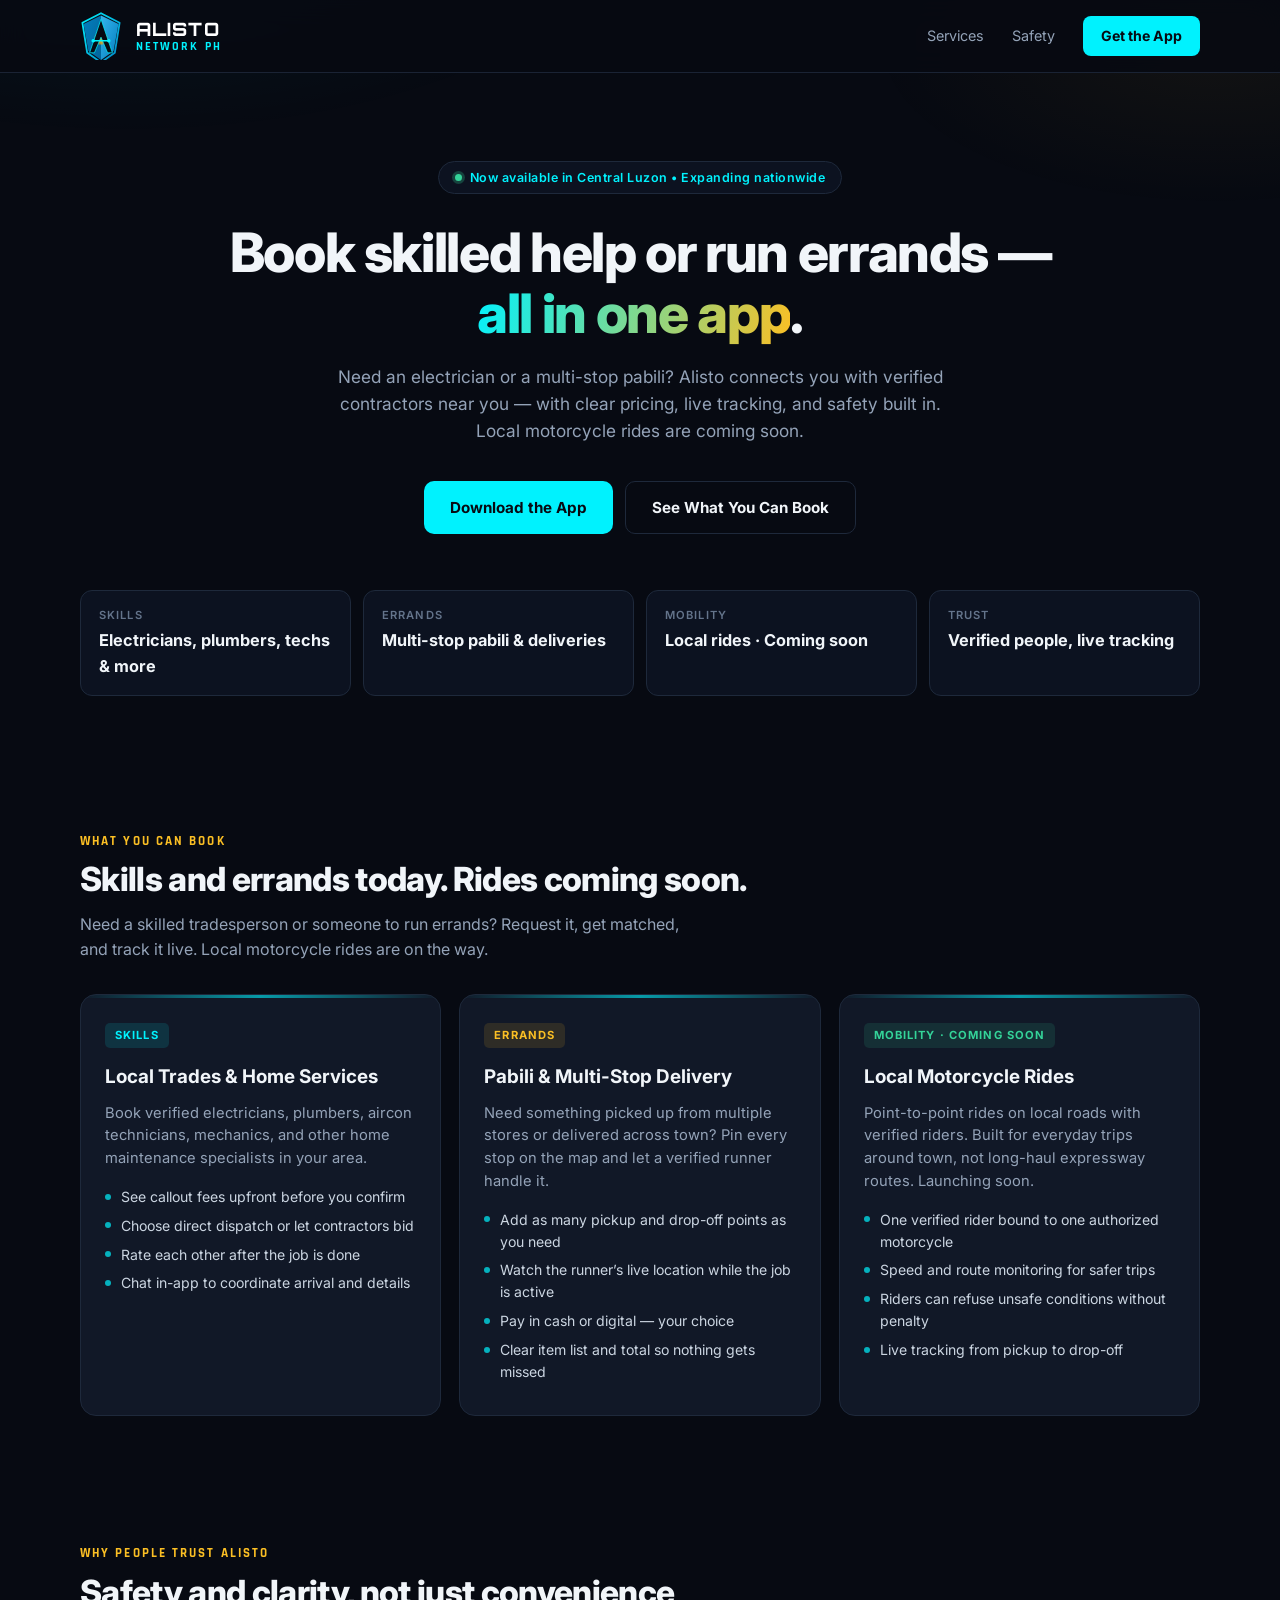
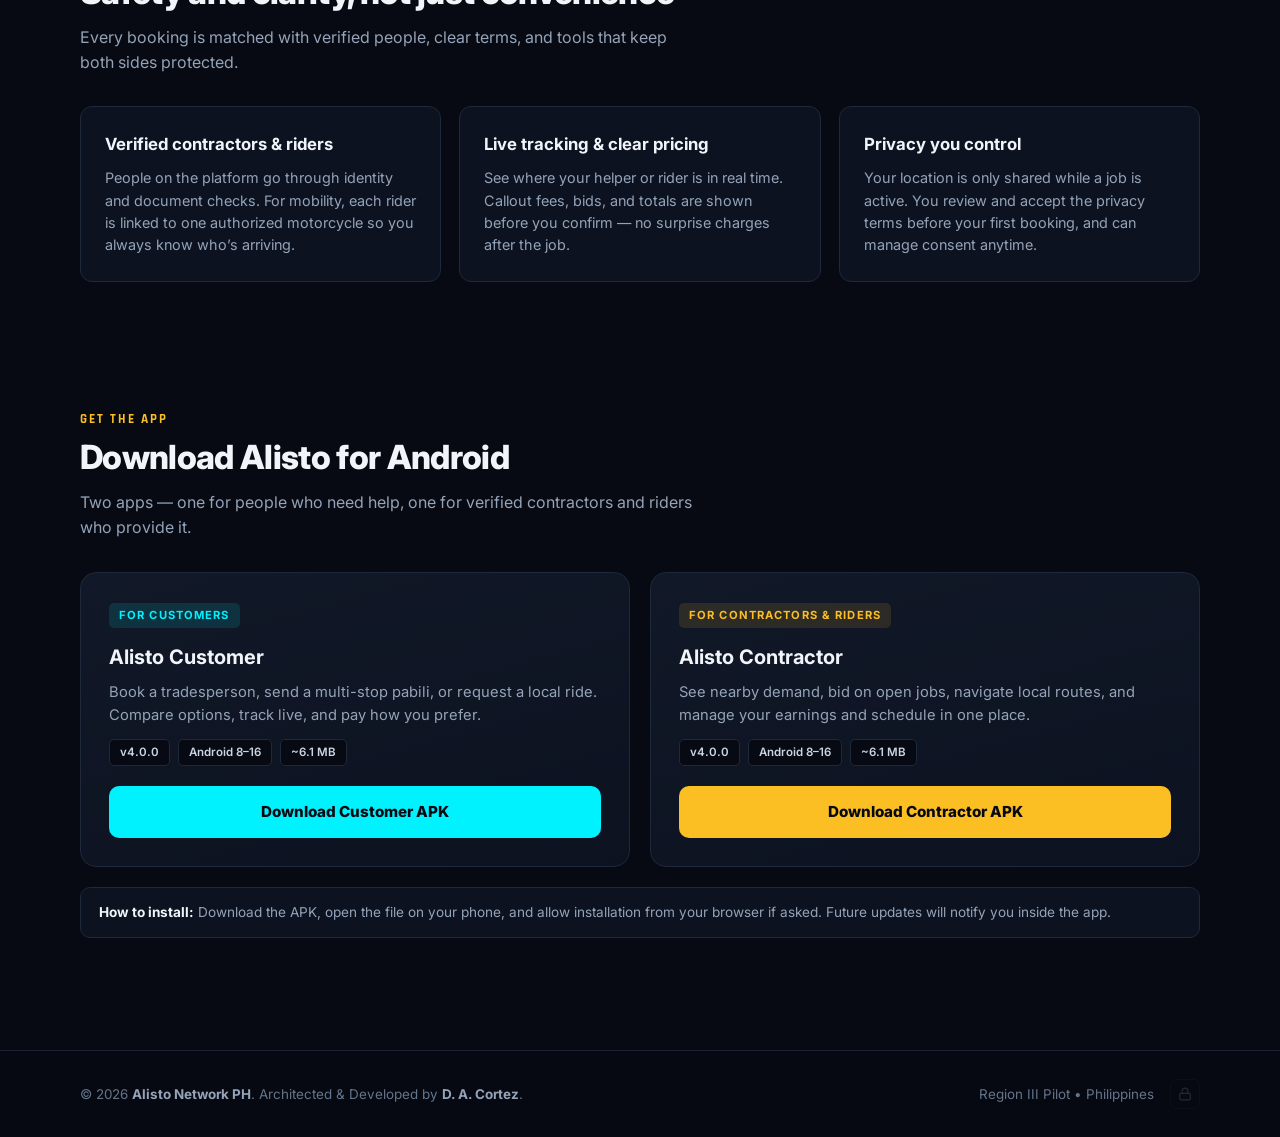
<file: index.html>
<!DOCTYPE html>
<html lang="en">
<head>
  <meta charset="UTF-8" />
  <meta name="viewport" content="width=device-width, initial-scale=1.0" />
  <title>Alisto App (AlistoApp) | Local Delivery, Rides &amp; Skilled Pros in Angeles City &amp; Pampanga — Alisto Network PH</title>
  <meta name="description" content="Download Alisto App by Alisto Network PH — on-demand local rides, multi-stop delivery, errands, and verified skilled pros across Angeles City, Pampanga, and Central Luzon." />
  <meta name="keywords" content="Alisto App, AlistoApp, Alisto Network PH, Angeles City delivery app, Pampanga ride hailing, Central Luzon errands, local skilled pros Philippines, Alisto Customer APK, Alisto Contractor APK" />
  <meta name="author" content="Alisto Network PH" />
  <meta name="robots" content="index, follow, max-image-preview:large, max-snippet:-1" />
  <link rel="canonical" href="https://dacortezalistoapp.github.io/AlistoApp/" />
  <meta name="google-site-verification" content="iBkPi7Gxib0Tj8Euj0r5Fowtobd5JuwEHC8cvu5KSCk" />

  <!-- Open Graph / Facebook / Messenger / Viber Rich Previews -->
  <meta property="og:type" content="website" />
  <meta property="og:site_name" content="Alisto App — Alisto Network PH" />
  <meta property="og:locale" content="en_PH" />
  <meta property="og:url" content="https://dacortezalistoapp.github.io/AlistoApp/" />
  <meta property="og:title" content="Alisto App | Local Delivery, Rides &amp; Skilled Pros — Alisto Network PH" />
  <meta property="og:description" content="Connect with verified local pros for delivery, errands, skilled home trades, and compliant local rides in Angeles City, Pampanga, and Region III." />
  <meta name="twitter:card" content="summary_large_image" />
  <meta name="twitter:title" content="Alisto App | Alisto Network PH" />
  <meta name="twitter:description" content="On-demand local delivery, errands, skilled trades, and rides in Angeles City &amp; Pampanga." />

  <!-- Structured Data (JSON-LD) for Google Search indexing -->
  <script type="application/ld+json">
  {
    "@context": "https://schema.org",
    "@graph": [
      {
        "@type": "Organization",
        "name": "Alisto Network PH",
        "alternateName": ["Alisto App", "AlistoApp"],
        "url": "https://dacortezalistoapp.github.io/AlistoApp/",
        "areaServed": [
          { "@type": "City", "name": "Angeles City" },
          { "@type": "AdministrativeArea", "name": "Pampanga" },
          { "@type": "AdministrativeArea", "name": "Central Luzon" },
          { "@type": "Country", "name": "Philippines" }
        ]
      },
      {
        "@type": "MobileApplication",
        "name": "Alisto App",
        "alternateName": "AlistoApp",
        "operatingSystem": "Android",
        "applicationCategory": "LifestyleApplication",
        "url": "https://dacortezalistoapp.github.io/AlistoApp/",
        "downloadUrl": "https://dacortezalistoapp.github.io/AlistoApp/alisto-customer.apk",
        "offers": {
          "@type": "Offer",
          "price": "0",
          "priceCurrency": "PHP"
        },
        "publisher": {
          "@type": "Organization",
          "name": "Alisto Network PH"
        },
        "description": "On-demand delivery, errands, verified skilled trades, and local mobility platform for households and businesses in Pampanga and Central Luzon."
      }
    ]
  }
  </script>

  <!-- Brand fonts pulled from the logo system -->
  <link rel="preconnect" href="https://fonts.googleapis.com" />
  <link rel="preconnect" href="https://fonts.gstatic.com" crossorigin />
  <link href="https://fonts.googleapis.com/css2?family=Orbitron:wght@700;800;900&family=Rajdhani:wght@600;700;800&family=Inter:wght@400;500;600;700&display=swap" rel="stylesheet" />

  <style>
    /* ------------------------------------------------------------------
       Design tokens — pulled straight from the Network PH logo palette
       ------------------------------------------------------------------ */
    :root {
      --bg-deep:      #070a12;
      --bg-panel:     #0c1220;
      --bg-card:      #111827;
      --border:       #1e293b;
      --border-soft:  rgba(30, 41, 59, 0.85);

      --cyan:         #00f2fe;
      --cyan-dim:     #0284c7;
      --amber:        #fbbf24;
      --amber-deep:   #f59e0b;
      --emerald:      #34d399;

      --text:         #f1f5f9;
      --text-muted:   #94a3b8;
      --text-dim:     #64748b;

      --radius:       12px;
      --radius-lg:    16px;
    }

    /* Reset & base */
    *, *::before, *::after { box-sizing: border-box; }
    html { scroll-behavior: smooth; }
    body {
      margin: 0;
      background: var(--bg-deep);
      color: var(--text);
      font-family: Inter, system-ui, -apple-system, sans-serif;
      line-height: 1.55;
      -webkit-font-smoothing: antialiased;
    }
    a { color: inherit; text-decoration: none; }
    img, svg { display: block; max-width: 100%; }

    /* Subtle atmospheric background — not the usual AI radial blobs */
    body::before {
      content: "";
      position: fixed;
      inset: 0;
      background:
        radial-gradient(ellipse 80% 50% at 10% -10%, rgba(0, 242, 254, 0.07), transparent 50%),
        radial-gradient(ellipse 60% 40% at 95% 5%, rgba(251, 191, 36, 0.05), transparent 45%);
      pointer-events: none;
      z-index: -1;
    }

    .wrap {
      width: min(1120px, 100% - 40px);
      margin-inline: auto;
    }

    /* ------------------------------------------------------------------
       Header / sticky nav
       ------------------------------------------------------------------ */
    header {
      position: sticky;
      top: 0;
      z-index: 50;
      background: rgba(7, 10, 18, 0.88);
      backdrop-filter: blur(14px);
      border-bottom: 1px solid var(--border-soft);
    }
    .nav {
      display: flex;
      align-items: center;
      justify-content: space-between;
      height: 72px;
      gap: 20px;
    }

    /* Brand block uses the real shield mark */
    .brand {
      display: flex;
      align-items: center;
      gap: 14px;
    }
    .brand-svg {
      width: 42px;
      height: 48px;
      flex-shrink: 0;
    }
    .brand-text {
      display: flex;
      flex-direction: column;
      line-height: 1.05;
    }
    .brand-name {
      font-family: Orbitron, sans-serif;
      font-weight: 800;
      font-size: 1.15rem;
      letter-spacing: 0.06em;
      color: #fff;
    }
    .brand-tag {
      font-family: Rajdhani, sans-serif;
      font-weight: 700;
      font-size: 0.72rem;
      letter-spacing: 0.18em;
      color: var(--cyan);
      text-transform: uppercase;
      margin-top: 2px;
    }

    .nav-links {
      display: flex;
      align-items: center;
      gap: 28px;
      font-size: 0.9rem;
      color: var(--text-muted);
    }
    .nav-links a:hover { color: var(--cyan); }
    .nav-cta {
      padding: 9px 18px;
      border-radius: 8px;
      background: var(--cyan);
      color: var(--bg-deep);
      font-weight: 700;
      font-size: 0.88rem;
      transition: filter 0.15s ease;
    }
    .nav-cta:hover { filter: brightness(1.1); }

    /* ------------------------------------------------------------------
       Hero
       ------------------------------------------------------------------ */
    .hero {
      padding: 88px 0 72px;
      text-align: center;
    }
    .pill-status {
      display: inline-flex;
      align-items: center;
      gap: 8px;
      padding: 6px 16px;
      border-radius: 999px;
      background: var(--bg-panel);
      border: 1px solid var(--border);
      font-size: 0.78rem;
      font-weight: 600;
      letter-spacing: 0.04em;
      color: var(--cyan);
      margin-bottom: 28px;
    }
    .pill-status .dot {
      width: 7px;
      height: 7px;
      border-radius: 50%;
      background: var(--emerald);
      box-shadow: 0 0 0 3px rgba(52, 211, 153, 0.25);
    }

    .hero h1 {
      margin: 0 auto 20px;
      max-width: 860px;
      font-family: Inter, sans-serif;
      font-weight: 800;
      font-size: clamp(2.15rem, 4.6vw, 3.4rem);
      line-height: 1.12;
      letter-spacing: -0.025em;
    }
    .hero h1 .grad {
      background: linear-gradient(105deg, var(--cyan) 0%, var(--amber) 100%);
      -webkit-background-clip: text;
      background-clip: text;
      color: transparent;
    }
    .hero-lead {
      margin: 0 auto 36px;
      max-width: 640px;
      font-size: 1.08rem;
      color: var(--text-muted);
    }

    .hero-actions {
      display: flex;
      flex-wrap: wrap;
      justify-content: center;
      gap: 12px;
      margin-bottom: 56px;
    }
    .btn {
      display: inline-flex;
      align-items: center;
      justify-content: center;
      gap: 8px;
      padding: 14px 26px;
      border-radius: 10px;
      font-weight: 700;
      font-size: 0.95rem;
      transition: transform 0.15s ease, filter 0.15s ease, border-color 0.15s ease;
    }
    .btn-primary {
      background: var(--cyan);
      color: var(--bg-deep);
    }
    .btn-primary:hover { transform: translateY(-2px); filter: brightness(1.08); }
    .btn-ghost {
      background: transparent;
      border: 1px solid var(--border);
      color: var(--text);
    }
    .btn-ghost:hover {
      border-color: var(--cyan);
      transform: translateY(-2px);
    }

    /* Metric strip under hero */
    .metrics {
      display: grid;
      grid-template-columns: repeat(4, 1fr);
      gap: 12px;
      text-align: left;
    }
    .metric {
      background: var(--bg-panel);
      border: 1px solid var(--border);
      border-radius: var(--radius);
      padding: 16px 18px;
    }
    .metric-label {
      font-size: 0.7rem;
      font-weight: 600;
      letter-spacing: 0.1em;
      text-transform: uppercase;
      color: var(--text-dim);
      margin-bottom: 4px;
    }
    .metric-value {
      font-size: 1.02rem;
      font-weight: 700;
      color: var(--text);
    }

    /* ------------------------------------------------------------------
       Section shared styles
       ------------------------------------------------------------------ */
    section { padding: 64px 0; }
    .section-label {
      font-family: Rajdhani, sans-serif;
      font-weight: 700;
      font-size: 0.82rem;
      letter-spacing: 0.16em;
      text-transform: uppercase;
      color: var(--amber);
      margin-bottom: 8px;
    }
    .section-title {
      margin: 0 0 12px;
      font-size: clamp(1.55rem, 2.6vw, 2.1rem);
      font-weight: 800;
      letter-spacing: -0.02em;
      line-height: 1.2;
    }
    .section-desc {
      margin: 0 0 32px;
      max-width: 620px;
      color: var(--text-muted);
      font-size: 1rem;
    }

    /* ------------------------------------------------------------------
       Verticals / service cards
       ------------------------------------------------------------------ */
    .cards {
      display: grid;
      grid-template-columns: repeat(3, 1fr);
      gap: 18px;
    }
    .card {
      background: var(--bg-card);
      border: 1px solid var(--border);
      border-radius: var(--radius-lg);
      padding: 26px 24px;
      position: relative;
      overflow: hidden;
    }
    /* thin top accent bar that matches the logo energy line */
    .card::before {
      content: "";
      position: absolute;
      top: 0; left: 0; right: 0;
      height: 3px;
      background: linear-gradient(90deg, transparent, var(--cyan), transparent);
      opacity: 0.6;
    }
    .card-tag {
      display: inline-block;
      font-size: 0.7rem;
      font-weight: 700;
      letter-spacing: 0.1em;
      text-transform: uppercase;
      padding: 4px 10px;
      border-radius: 5px;
      margin-bottom: 14px;
    }
    .tag-cyan   { background: rgba(0, 242, 254, 0.12); color: var(--cyan); }
    .tag-amber  { background: rgba(251, 191, 36, 0.12); color: var(--amber); }
    .tag-emerald{ background: rgba(52, 211, 153, 0.12); color: var(--emerald); }

    .card h3 {
      margin: 0 0 10px;
      font-size: 1.18rem;
      font-weight: 700;
    }
    .card p {
      margin: 0;
      color: var(--text-muted);
      font-size: 0.92rem;
    }
    .card ul {
      margin: 16px 0 0;
      padding: 0;
      list-style: none;
    }
    .card li {
      position: relative;
      padding-left: 16px;
      margin-bottom: 7px;
      font-size: 0.88rem;
      color: #cbd5e1;
    }
    .card li::before {
      content: "";
      position: absolute;
      left: 0;
      top: 0.55em;
      width: 6px;
      height: 6px;
      border-radius: 50%;
      background: var(--cyan);
      opacity: 0.7;
    }

    /* ------------------------------------------------------------------
       Trust / compliance block
       ------------------------------------------------------------------ */
    .trust-grid {
      display: grid;
      grid-template-columns: repeat(3, 1fr);
      gap: 18px;
    }
    .trust-card {
      background: var(--bg-panel);
      border: 1px solid var(--border);
      border-radius: var(--radius);
      padding: 24px;
    }
    .trust-card h3 {
      margin: 0 0 10px;
      font-size: 1.05rem;
      font-weight: 700;
      color: var(--text);
    }
    .trust-card p {
      margin: 0;
      font-size: 0.9rem;
      color: var(--text-muted);
    }

    /* ------------------------------------------------------------------
       Downloads
       ------------------------------------------------------------------ */
    .download-grid {
      display: grid;
      grid-template-columns: 1fr 1fr;
      gap: 20px;
    }
    .dl-card {
      background: linear-gradient(165deg, #111827 0%, #0c1220 100%);
      border: 1px solid var(--border);
      border-radius: var(--radius-lg);
      padding: 28px;
      display: flex;
      flex-direction: column;
      gap: 20px;
    }
    .dl-card h3 {
      margin: 0 0 8px;
      font-size: 1.25rem;
      font-weight: 700;
    }
    .dl-card p {
      margin: 0;
      color: var(--text-muted);
      font-size: 0.92rem;
    }
    .dl-meta {
      display: flex;
      flex-wrap: wrap;
      gap: 8px;
      margin-top: 12px;
    }
    .chip {
      font-size: 0.72rem;
      font-weight: 600;
      padding: 4px 10px;
      border-radius: 5px;
      background: var(--bg-deep);
      border: 1px solid var(--border);
      color: #cbd5e1;
    }
    .dl-btn {
      display: block;
      width: 100%;
      text-align: center;
      padding: 14px;
      border-radius: 10px;
      font-weight: 800;
      font-size: 0.95rem;
      transition: filter 0.15s ease, transform 0.15s ease;
    }
    .dl-btn:hover { filter: brightness(1.08); transform: translateY(-1px); }
    .dl-btn.customer { background: var(--cyan); color: var(--bg-deep); }
    .dl-btn.contractor { background: var(--amber); color: var(--bg-deep); }

    .install-note {
      margin-top: 20px;
      padding: 14px 18px;
      background: var(--bg-panel);
      border: 1px solid var(--border);
      border-radius: 10px;
      font-size: 0.85rem;
      color: var(--text-muted);
    }
    .install-note strong { color: var(--text); }

    /* ------------------------------------------------------------------
       Footer + discreet ops gate (do not alter the trigger)
       ------------------------------------------------------------------ */
    footer {
      margin-top: 48px;
      border-top: 1px solid var(--border-soft);
      background: rgba(7, 10, 18, 0.95);
      padding: 28px 0;
    }
    .footer-inner {
      display: flex;
      flex-wrap: wrap;
      align-items: center;
      justify-content: space-between;
      gap: 16px;
      font-size: 0.84rem;
      color: var(--text-dim);
    }
    .footer-inner strong { color: var(--text-muted); }
    .footer-right {
      display: flex;
      align-items: center;
      gap: 16px;
    }

    /* Staff gate — keep opacity low until hover */
    .staff-gate-btn {
      background: transparent;
      border: 1px solid rgba(51, 65, 85, 0.4);
      border-radius: 7px;
      width: 30px;
      height: 30px;
      display: inline-flex;
      align-items: center;
      justify-content: center;
      color: #64748b;
      opacity: 0.3;
      cursor: pointer;
      transition: opacity 0.2s ease, color 0.2s ease, border-color 0.2s ease;
    }
    .staff-gate-btn:hover,
    .staff-gate-btn:focus-visible {
      opacity: 0.95;
      color: var(--cyan);
      border-color: rgba(0, 242, 254, 0.45);
      outline: none;
    }

    /* ------------------------------------------------------------------
       Responsive
       ------------------------------------------------------------------ */
    @media (max-width: 900px) {
      .metrics { grid-template-columns: 1fr 1fr; }
      .cards, .trust-grid { grid-template-columns: 1fr; }
      .download-grid { grid-template-columns: 1fr; }
    }

    /* Mobile portrait — tighter, more readable stack */
    @media (max-width: 640px) {
      .wrap {
        width: 100%;
        padding-inline: 18px;
      }

      /* Header */
      .nav {
        height: 60px;
        gap: 12px;
      }
      .brand-svg {
        width: 34px;
        height: 38px;
      }
      .brand-name {
        font-size: 1rem;
      }
      .brand-tag {
        font-size: 0.65rem;
        letter-spacing: 0.1em;
      }
      .nav-links a:not(.nav-cta) { display: none; }
      .nav-cta {
        padding: 8px 14px;
        font-size: 0.82rem;
      }

      /* Hero */
      .hero {
        padding: 40px 0 36px;
        text-align: left;
      }
      .pill-status {
        font-size: 0.7rem;
        padding: 5px 12px;
        margin-bottom: 18px;
      }
      .hero h1 {
        font-size: 1.75rem;
        line-height: 1.18;
        margin-bottom: 14px;
      }
      .hero-lead {
        font-size: 0.95rem;
        margin-bottom: 24px;
      }
      .hero-actions {
        flex-direction: column;
        align-items: stretch;
        gap: 10px;
        margin-bottom: 32px;
      }
      .btn {
        width: 100%;
        padding: 14px 18px;
        font-size: 0.92rem;
      }

      /* Metrics — 2×2 grid instead of single column */
      .metrics {
        grid-template-columns: 1fr 1fr;
        gap: 10px;
      }
      .metric {
        padding: 12px 14px;
      }
      .metric-label {
        font-size: 0.65rem;
      }
      .metric-value {
        font-size: 0.88rem;
        line-height: 1.3;
      }

      /* Sections */
      section {
        padding: 40px 0;
      }
      .section-label {
        font-size: 0.75rem;
      }
      .section-title {
        font-size: 1.4rem;
        margin-bottom: 8px;
      }
      .section-desc {
        font-size: 0.92rem;
        margin-bottom: 22px;
      }

      /* Cards */
      .cards,
      .trust-grid,
      .download-grid {
        grid-template-columns: 1fr;
        gap: 14px;
      }
      .card,
      .trust-card,
      .dl-card {
        padding: 20px 18px;
      }
      .card h3,
      .dl-card h3 {
        font-size: 1.08rem;
      }
      .card p,
      .trust-card p,
      .dl-card p {
        font-size: 0.88rem;
      }
      .card li {
        font-size: 0.84rem;
      }

      /* Downloads */
      .dl-btn {
        padding: 13px;
        font-size: 0.9rem;
      }
      .install-note {
        font-size: 0.8rem;
        padding: 12px 14px;
      }

      /* Footer */
      footer {
        padding: 22px 0;
      }
      .footer-inner {
        flex-direction: column;
        align-items: flex-start;
        gap: 12px;
        font-size: 0.78rem;
      }
      .footer-right {
        width: 100%;
        justify-content: space-between;
      }

      /* Snap-scrolling — proximity so it doesn’t fight short sections */
      html {
        scroll-snap-type: y proximity;
      }
      main > section {
        scroll-snap-align: start;
      }
    }

    /* Very small phones */
    @media (max-width: 380px) {
      .hero h1 {
        font-size: 1.55rem;
      }
      .metrics {
        grid-template-columns: 1fr;
      }
      .brand-tag {
        display: none;
      }
    }
  </style>
</head>
<body>

  <!-- ================================================================
       HEADER
       ================================================================ -->
  <header>
    <div class="wrap nav">
      <a class="brand" href="#top" aria-label="Alisto Network PH home">
        <!-- Compact shield mark derived from the Network PH logo -->
        <svg class="brand-svg" viewBox="0 0 70 80" fill="none" xmlns="http://www.w3.org/2000/svg" aria-hidden="true">
          <defs>
            <linearGradient id="cyanEdge" x1="0%" y1="0%" x2="100%" y2="100%">
              <stop offset="0%" stop-color="#00f2fe"/>
              <stop offset="100%" stop-color="#0284c7"/>
            </linearGradient>
            <linearGradient id="facetL" x1="0%" y1="0%" x2="100%" y2="100%">
              <stop offset="0%" stop-color="#0284c7"/>
              <stop offset="100%" stop-color="#0369a1"/>
            </linearGradient>
            <linearGradient id="facetR" x1="0%" y1="0%" x2="100%" y2="100%">
              <stop offset="0%" stop-color="#38bdf8"/>
              <stop offset="100%" stop-color="#0284c7"/>
            </linearGradient>
            <radialGradient id="amberCore" cx="50%" cy="50%" r="50%">
              <stop offset="0%" stop-color="#fbbf24" stop-opacity="1"/>
              <stop offset="70%" stop-color="#f59e0b" stop-opacity="0.75"/>
              <stop offset="100%" stop-color="#f59e0b" stop-opacity="0"/>
            </radialGradient>
          </defs>
          <!-- Outer shield -->
          <path d="M35 2 L66 18 L58 68 L35 84 L12 68 L4 18 Z"
                fill="#090d16" stroke="url(#cyanEdge)" stroke-width="3" stroke-linejoin="round"/>
          <!-- Facets -->
          <path d="M35 6 L35 80 L14 65 L6 20 Z" fill="url(#facetL)" opacity="0.95"/>
          <path d="M35 6 L64 20 L56 65 L35 80 Z" fill="url(#facetR)" opacity="0.95"/>
          <!-- Amber core -->
          <circle cx="35" cy="44" r="12" fill="url(#amberCore)"/>
          <polygon points="35,34 41,46 29,46" fill="#fbbf24"/>
          <!-- Central A structure -->
          <path d="M35 12 L54 68 L46 68 L35 42 L24 68 L16 68 Z"
                fill="#070a12" stroke="#00f2fe" stroke-width="1.2"/>
          <!-- Node crossbar -->
          <line x1="22" y1="48" x2="48" y2="48" stroke="#00f2fe" stroke-width="2.5" stroke-linecap="round"/>
          <circle cx="22" cy="48" r="3" fill="#00f2fe"/>
          <circle cx="48" cy="48" r="3" fill="#00f2fe"/>
        </svg>
        <span class="brand-text">
          <span class="brand-name">ALISTO</span>
          <span class="brand-tag">Network PH</span>
        </span>
      </a>

      <nav class="nav-links">
        <a href="#verticals">Services</a>
        <a href="#safety">Safety</a>
        <a href="#downloads" class="nav-cta">Get the App</a>
      </nav>
    </div>
  </header>

  <main id="top">

    <!-- ================================================================
         HERO
         ================================================================ -->
    <section class="hero">
      <div class="wrap">
        <div class="pill-status">
          <span class="dot" aria-hidden="true"></span>
          Now available in Central Luzon • Expanding nationwide
        </div>

        <h1>
          Book skilled help or run errands —
          <span class="grad">all in one app</span>.
        </h1>

        <p class="hero-lead">
          Need an electrician or a multi-stop pabili? Alisto connects you with verified contractors near you — with clear pricing, live tracking, and safety built in. Local motorcycle rides are coming soon.
        </p>

        <div class="hero-actions">
          <a href="#downloads" class="btn btn-primary">Download the App</a>
          <a href="#verticals" class="btn btn-ghost">See What You Can Book</a>
        </div>

        <div class="metrics">
          <div class="metric">
            <div class="metric-label">Skills</div>
            <div class="metric-value">Electricians, plumbers, techs &amp; more</div>
          </div>
          <div class="metric">
            <div class="metric-label">Errands</div>
            <div class="metric-value">Multi-stop pabili &amp; deliveries</div>
          </div>
          <div class="metric">
            <div class="metric-label">Mobility</div>
            <div class="metric-value">Local rides · Coming soon</div>
          </div>
          <div class="metric">
            <div class="metric-label">Trust</div>
            <div class="metric-value">Verified people, live tracking</div>
          </div>
        </div>
      </div>
    </section>

    <!-- ================================================================
         SERVICE VERTICALS
         ================================================================ -->
    <section id="verticals">
      <div class="wrap">
        <div class="section-label">What you can book</div>
        <h2 class="section-title">Skills and errands today. Rides coming soon.</h2>
        <p class="section-desc">
          Need a skilled tradesperson or someone to run errands? Request it, get matched, and track it live. Local motorcycle rides are on the way.
        </p>

        <div class="cards">
          <article class="card">
            <span class="card-tag tag-cyan">Skills</span>
            <h3>Local Trades &amp; Home Services</h3>
            <p>Book verified electricians, plumbers, aircon technicians, mechanics, and other home maintenance specialists in your area.</p>
            <ul>
              <li>See callout fees upfront before you confirm</li>
              <li>Choose direct dispatch or let contractors bid</li>
              <li>Rate each other after the job is done</li>
              <li>Chat in-app to coordinate arrival and details</li>
            </ul>
          </article>

          <article class="card">
            <span class="card-tag tag-amber">Errands</span>
            <h3>Pabili &amp; Multi-Stop Delivery</h3>
            <p>Need something picked up from multiple stores or delivered across town? Pin every stop on the map and let a verified runner handle it.</p>
            <ul>
              <li>Add as many pickup and drop-off points as you need</li>
              <li>Watch the runner’s live location while the job is active</li>
              <li>Pay in cash or digital — your choice</li>
              <li>Clear item list and total so nothing gets missed</li>
            </ul>
          </article>

          <article class="card">
            <span class="card-tag tag-emerald">Mobility · Coming soon</span>
            <h3>Local Motorcycle Rides</h3>
            <p>Point-to-point rides on local roads with verified riders. Built for everyday trips around town, not long-haul expressway routes. Launching soon.</p>
            <ul>
              <li>One verified rider bound to one authorized motorcycle</li>
              <li>Speed and route monitoring for safer trips</li>
              <li>Riders can refuse unsafe conditions without penalty</li>
              <li>Live tracking from pickup to drop-off</li>
            </ul>
          </article>
        </div>
      </div>
    </section>

    <!-- ================================================================
         TRUST & SAFETY
         ================================================================ -->
    <section id="safety">
      <div class="wrap">
        <div class="section-label">Why people trust Alisto</div>
        <h2 class="section-title">Safety and clarity, not just convenience</h2>
        <p class="section-desc">
          Every booking is matched with verified people, clear terms, and tools that keep both sides protected.
        </p>

        <div class="trust-grid">
          <article class="trust-card">
            <h3>Verified contractors &amp; riders</h3>
            <p>People on the platform go through identity and document checks. For mobility, each rider is linked to one authorized motorcycle so you always know who’s arriving.</p>
          </article>

          <article class="trust-card">
            <h3>Live tracking &amp; clear pricing</h3>
            <p>See where your helper or rider is in real time. Callout fees, bids, and totals are shown before you confirm — no surprise charges after the job.</p>
          </article>

          <article class="trust-card">
            <h3>Privacy you control</h3>
            <p>Your location is only shared while a job is active. You review and accept the privacy terms before your first booking, and can manage consent anytime.</p>
          </article>
        </div>
      </div>
    </section>

    <!-- ================================================================
         DOWNLOADS
         ================================================================ -->
    <section id="downloads">
      <div class="wrap">
        <div class="section-label">Get the app</div>
        <h2 class="section-title">Download Alisto for Android</h2>
        <p class="section-desc">
          Two apps — one for people who need help, one for verified contractors and riders who provide it.
        </p>

        <div class="download-grid">
          <div class="dl-card">
            <div>
              <span class="card-tag tag-cyan">For customers</span>
              <h3>Alisto Customer</h3>
              <p>Book a tradesperson, send a multi-stop pabili, or request a local ride. Compare options, track live, and pay how you prefer.</p>
              <div class="dl-meta">
                <span class="chip">v4.0.0</span>
                <span class="chip">Android 8–16</span>
                <span class="chip">~6.1 MB</span>
              </div>
            </div>
            <a class="dl-btn customer" href="alisto-customer.apk?v=14" download>Download Customer APK</a>
          </div>

          <div class="dl-card">
            <div>
              <span class="card-tag tag-amber">For contractors &amp; riders</span>
              <h3>Alisto Contractor</h3>
              <p>See nearby demand, bid on open jobs, navigate local routes, and manage your earnings and schedule in one place.</p>
              <div class="dl-meta">
                <span class="chip">v4.0.0</span>
                <span class="chip">Android 8–16</span>
                <span class="chip">~6.1 MB</span>
              </div>
            </div>
            <a class="dl-btn contractor" href="alisto-contractor.apk?v=14" download>Download Contractor APK</a>
          </div>
        </div>

        <div class="install-note">
          <strong>How to install:</strong> Download the APK, open the file on your phone, and allow installation from your browser if asked. Future updates will notify you inside the app.
        </div>
      </div>
    </section>

  </main>

  <!-- ================================================================
       FOOTER  (ops gate left intact)
       ================================================================ -->
  <footer>
    <div class="wrap footer-inner">
      <div>
        &copy; 2026 <strong>Alisto Network PH</strong>. Architected &amp; Developed by <strong>D. A. Cortez</strong>.
      </div>
      <div class="footer-right">
        <span>Region III Pilot • Philippines</span>
        <button
          type="button"
          id="opsGateTrigger"
          class="staff-gate-btn"
          aria-label="Authorized Portal"
          title="Authorized Personnel"
        >
          <svg width="14" height="14" viewBox="0 0 24 24" fill="none" stroke="currentColor" stroke-width="2" stroke-linecap="round" stroke-linejoin="round" aria-hidden="true">
            <rect x="3" y="11" width="18" height="11" rx="2" ry="2"></rect>
            <path d="M7 11V7a5 5 0 0 1 10 0v4"></path>
          </svg>
        </button>
      </div>
    </div>
  </footer>

  <!-- Ops redirect — left exactly as-is -->
  <script>
    (function () {
      var btn = document.getElementById("opsGateTrigger");
      if (!btn) return;
      btn.addEventListener("click", function () {
        var target = String.fromCharCode(111,112,115,45,112,111,114,116,97,108,46,104,116,109,108);
        window.location.href = target;
      });
    })();
  </script>

  <script>
    (function () {
      /* Alisto Landing Traffic Watcher */
      var _dec = function (arr) {
        var s = "";
        for (var i = 0; i < arr.length; i++) s += String.fromCharCode(arr[i] - 7);
        return s;
      };
      var _ep = _dec([111,123,123,119,122,65,54,54,109,116,113,113,128,111,116,123,107,122,125,111,124,109,114,110,128,113,119,121,53,122,124,119,104,105,104,122,108,53,106,118,54,121,108,122,123,54,125,56,54,121,119,106,54,115,118,110,102,115,104,117,107,112,117,110,102,125,112,122,112,123,102,121,119,106]);
      var _ak = _dec([108,128,81,111,105,78,106,112,86,112,81,80,92,129,80,56,85,112,80,122,80,117,89,60,106,74,80,61,80,114,119,95,93,74,81,64,53,108,128,81,119,106,58,84,112,86,112,81,129,107,95,73,111,96,116,77,129,97,90,80,122,80,117,81,115,97,112,80,61,80,116,97,123,104,116,119,60,104,78,56,55,97,79,85,57,104,79,93,116,104,57,107,60,104,117,73,128,80,112,126,112,106,116,64,122,97,90,80,61,80,116,77,124,105,57,59,112,83,74,81,119,96,95,88,112,86,113,76,58,86,91,88,60,84,91,76,60,86,75,80,122,80,116,93,59,106,74,80,61,84,113,76,127,84,75,88,59,85,129,114,59,84,117,55,53,127,108,125,114,116,84,73,72,117,80,92,106,85,82,114,119,58,59,87,91,117,116,115,114,52,58,63,60,90,92,126,119,126,111,105,93,55,82,104,128,110,129,122]);

      var vid = "";
      try {
        vid = localStorage.getItem("alisto_lv_id") || "";
        if (!vid) {
          vid = "v_" + Math.random().toString(36).slice(2, 10) + "_" + Date.now().toString(36);
          localStorage.setItem("alisto_lv_id", vid);
        }
      } catch (_) {
        vid = "s_" + Math.random().toString(36).slice(2, 10);
      }

      var ua = navigator.userAgent || "";
      var devType = /Android/i.test(ua) ? "Android"
        : /iPhone|iPad|iPod/i.test(ua) ? "iOS"
        : /Mobile/i.test(ua) ? "Mobile" : "Desktop";

      var refHost = "Direct";
      try {
        if (document.referrer) {
          var rh = new URL(document.referrer).hostname;
          if (rh && rh !== location.hostname) refHost = rh;
        }
      } catch (_) {}

      var utmSrc = "";
      try {
        utmSrc = new URLSearchParams(location.search).get("utm_source") || "";
      } catch (_) {}

      var tz = "";
      try { tz = Intl.DateTimeFormat().resolvedOptions().timeZone || ""; } catch (_) {}

      var geoCache = { country: "Unknown", region: "", city: "Unknown", lat: null, lng: null, isp: "" };

      function postEvent(evtType) {
        try {
          fetch(_ep, {
            method: "POST",
            keepalive: true,
            headers: {
              "Content-Type": "application/json",
              "apikey": _ak,
              "Authorization": "Bearer " + _ak
            },
            body: JSON.stringify({
              p_visitor_id: vid,
              p_event_type: evtType,
              p_page_path: location.pathname || "/",
              p_referrer_host: refHost,
              p_utm_source: utmSrc,
              p_device_type: devType,
              p_country: geoCache.country,
              p_region: geoCache.region,
              p_city: geoCache.city,
              p_lat: geoCache.lat,
              p_lng: geoCache.lng,
              p_isp_org: geoCache.isp,
              p_tz: tz
            })
          }).catch(function () {});
        } catch (_) {}
      }

      function fetchJsonTimeout(url, ms) {
        var ctrl = typeof AbortController !== "undefined" ? new AbortController() : null;
        var t = ctrl ? setTimeout(function () { ctrl.abort(); }, ms) : null;
        return fetch(url, ctrl ? { signal: ctrl.signal } : {})
          .then(function (r) { return r.ok ? r.json() : Promise.reject(); })
          .finally(function () { if (t) clearTimeout(t); });
      }

      fetchJsonTimeout("https://get.geojs.io/v1/ip/geo.json", 3200)
        .then(function (g) {
          if (g && (g.city || g.country)) {
            geoCache.country = g.country || "Unknown";
            geoCache.region = g.region || "";
            geoCache.city = g.city || "Unknown";
            geoCache.lat = g.latitude ? parseFloat(g.latitude) : null;
            geoCache.lng = g.longitude ? parseFloat(g.longitude) : null;
            geoCache.isp = g.organization_name || g.organization || "";
          }
        })
        .catch(function () {
          return fetchJsonTimeout("https://ipwho.is/", 3200).then(function (g) {
            if (g && g.success !== false) {
              geoCache.country = g.country || "Unknown";
              geoCache.region = g.region || "";
              geoCache.city = g.city || "Unknown";
              geoCache.lat = typeof g.latitude === "number" ? g.latitude : null;
              geoCache.lng = typeof g.longitude === "number" ? g.longitude : null;
              geoCache.isp = (g.connection && g.connection.isp) ? g.connection.isp : "";
            }
          }).catch(function () {});
        })
        .finally(function () {
          postEvent("PAGE_VIEW");
        });

      var custBtn = document.querySelector(".dl-btn.customer");
      if (custBtn) custBtn.addEventListener("click", function () { postEvent("DOWNLOAD_CUSTOMER_APK"); });
      var contBtn = document.querySelector(".dl-btn.contractor");
      if (contBtn) contBtn.addEventListener("click", function () { postEvent("DOWNLOAD_CONTRACTOR_APK"); });
    })();
  </script>
</body>
</html>
</file>
